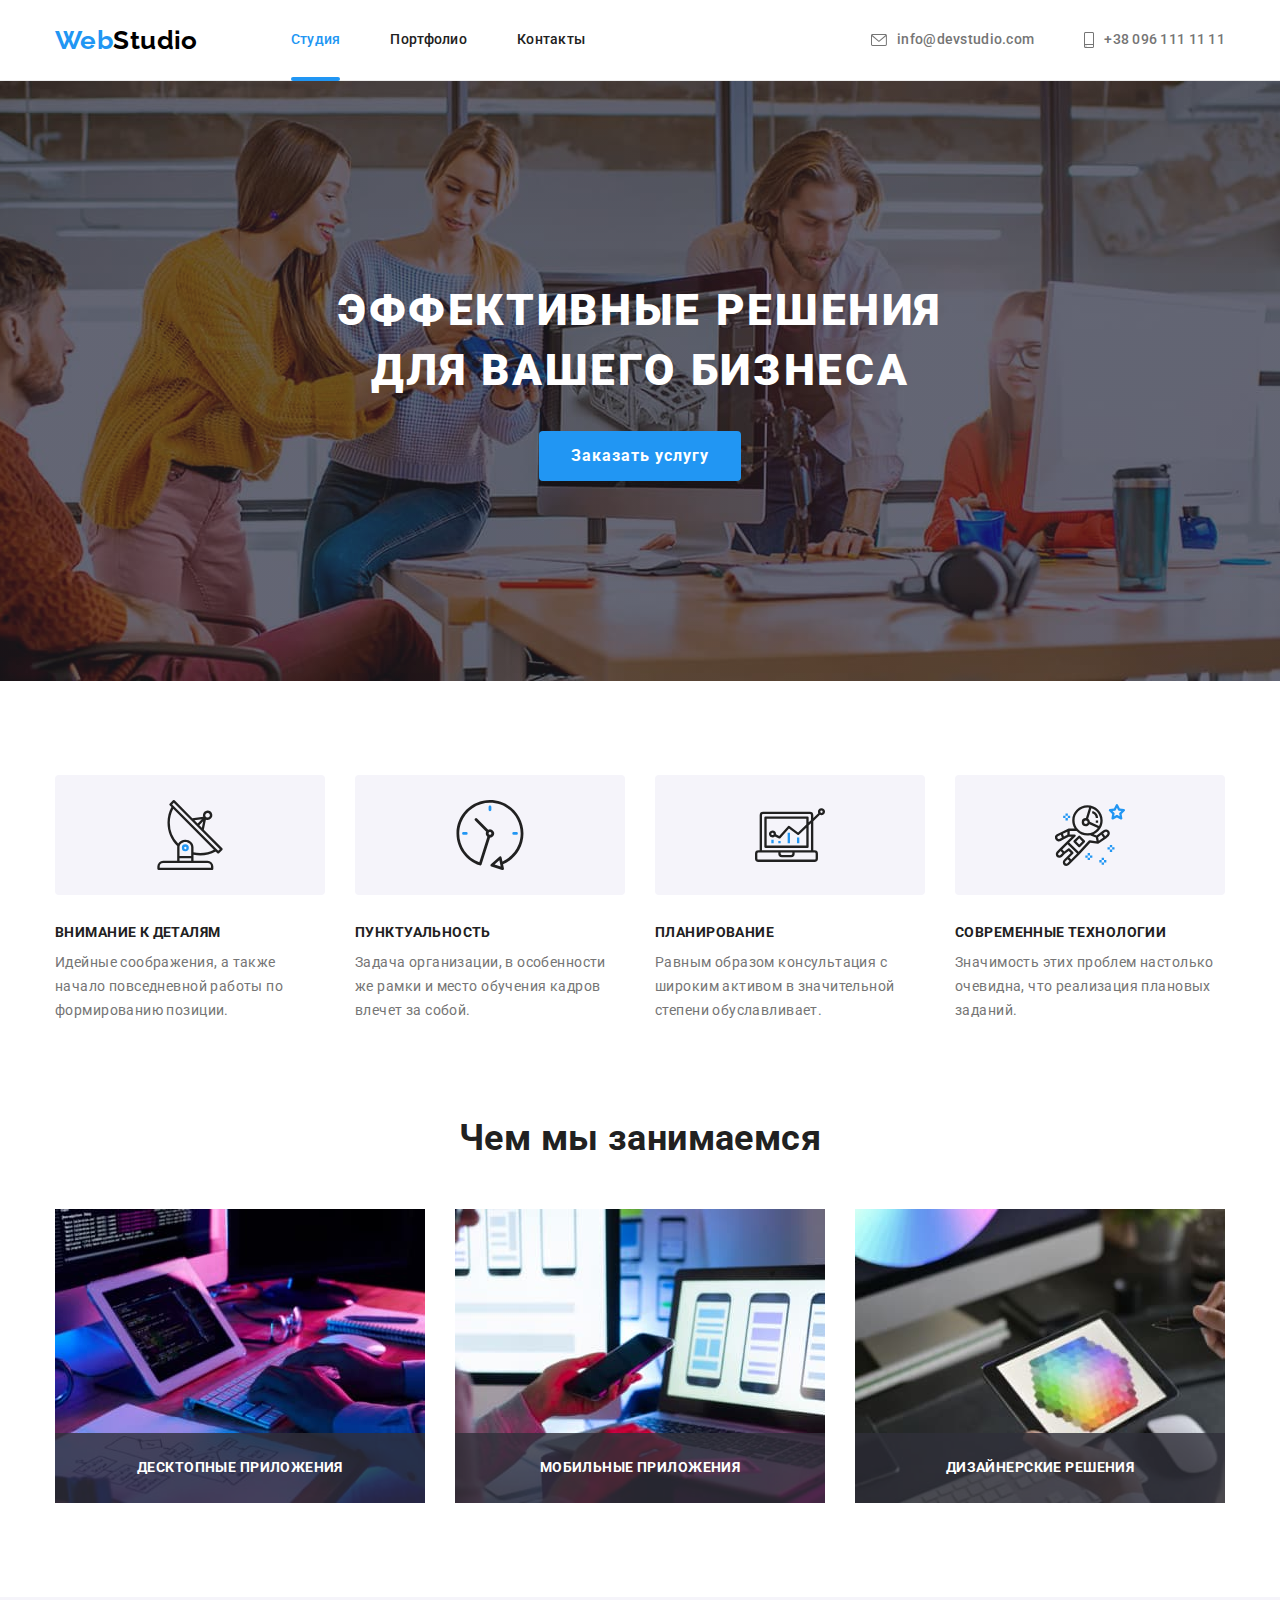
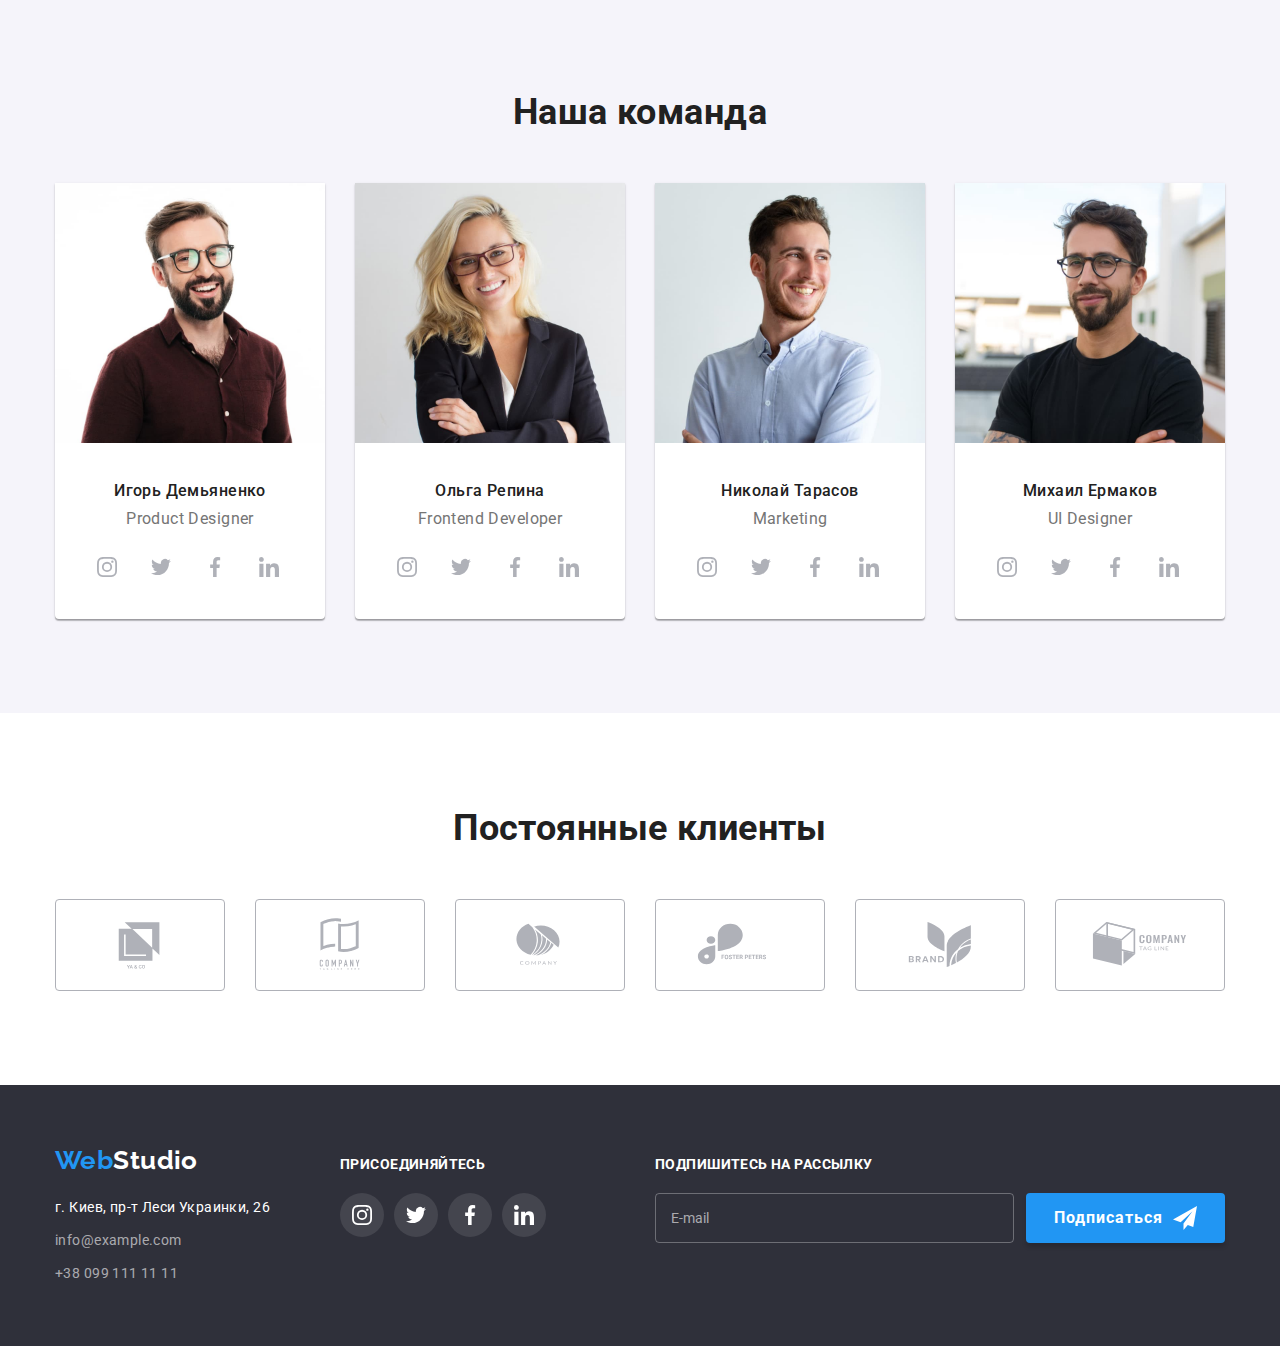
<file: index.html>
<!DOCTYPE html>
<html lang="ru">
  <head>
    <meta charset="UTF-8" />
    <meta http-equiv="X-UA-Compatible" content="IE=edge" />
    <meta name="viewport" content="width=device-width, initial-scale=1.0" />
    <title>Студия - WebStudio</title>
    <link
      rel="stylesheet"
      href="https://cdnjs.cloudflare.com/ajax/libs/modern-normalize/1.0.0/modern-normalize.min.css"
    />
    <link rel="preconnect" href="https://fonts.googleapis.com" />
    <link rel="preconnect" href="https://fonts.gstatic.com" crossorigin />
    <link
      href="https://fonts.googleapis.com/css2?family=Raleway:wght@700&family=Roboto:wght@400;500;700;900&display=swap"
      rel="stylesheet"
    />
    <link rel="stylesheet" href="./css/styles.css" />
  </head>
  <body>
    <!-- Шапка сайта -->
    <header class="head-section">
      <div class="head container">
        <nav class="head-nav-wrap">
          <a class="logo head-logo" href="./index.html"> <span>Web</span>Studio </a>
          <ul class="head-nav">
            <li class="head-nav-item">
              <a class="head-nav-link active" href="./index.html">Студия</a>
            </li>
            <li class="head-nav-item">
              <a class="head-nav-link" href="./portfolio.html">Портфолио</a>
            </li>
            <li class="head-nav-item"><a class="head-nav-link" href="">Контакты</a></li>
          </ul>
        </nav>
        <div class="head-link-wrap">
          <a class="head-link" href="mailto:info@devstudio.com">
            <svg class="head-icon" width="16" height="12">
              <use href="./images/icons.svg#icon-envelope"></use>
            </svg>
            info@devstudio.com</a
          >
          <a class="head-link" href="tel:+380961111111">
            <svg class="head-icon" width="10" height="16">
              <use href="./images/icons.svg#icon-smartphone"></use>
            </svg>
            +38 096 111 11 11</a
          >
        </div>
      </div>
    </header>
    <!-- Основной контент -->
    <main>
      <!-- Секция Герой -->
      <section class="hero">
        <h1 class="hero-title">
          Эффективные решения<br />
          для вашего бизнеса
        </h1>
        <button class="hero-btn" type="button" data-modal-open>Заказать услугу</button>
      </section>
      <!-- Секция Наши особенности -->
      <section class="feature section">
        <div class="container">
          <h2 hidden>Наши особенности</h2>
          <ul class="feature-list">
            <li class="feature-item">
              <div class="feature-box">
                <svg class="feature-icon">
                  <use href="./images/icons.svg#icon-antenna"></use>
                </svg>
              </div>
              <h3 class="feature-subtitle">Внимание к деталям</h3>
              <p class="feature-text">
                Идейные соображения, а также начало повседневной работы по формированию позиции.
              </p>
            </li>
            <li class="feature-item">
              <div class="feature-box">
                <svg class="feature-icon">
                  <use href="./images/icons.svg#icon-clock"></use>
                </svg>
              </div>
              <h3 class="feature-subtitle">Пунктуальность</h3>
              <p class="feature-text">
                Задача организации, в особенности же рамки и место обучения кадров влечет за собой.
              </p>
            </li>
            <li class="feature-item">
              <div class="feature-box">
                <svg class="feature-icon">
                  <use href="./images/icons.svg#icon-diagram"></use>
                </svg>
              </div>
              <h3 class="feature-subtitle">Планирование</h3>
              <p class="feature-text">
                Равным образом консультация с широким активом в значительной степени обуславливает.
              </p>
            </li>
            <li class="feature-item">
              <div class="feature-box">
                <svg class="feature-icon">
                  <use href="./images/icons.svg#icon-astronaut"></use>
                </svg>
              </div>
              <h3 class="feature-subtitle">Современные технологии</h3>
              <p class="feature-text">
                Значимость этих проблем настолько очевидна, что реализация плановых заданий.
              </p>
            </li>
          </ul>
        </div>
      </section>
      <!-- Секция Чем мы занимаемся -->
      <section class="areas section">
        <h2 class="areas-title">Чем мы занимаемся</h2>
        <div class="container">
          <ul class="areas-list">
            <li class="areas-item">
              <img
                class="areas-image"
                src="./images/box-1.jpg"
                alt="Человек печатает на клавиатуре перед планшетом"
                width="370"
                height="294"
              />
              <div class="areas-meta">
                <h3 class="areas-subtitle">Десктопные приложения</h3>
              </div>
            </li>
            <li class="areas-item">
              <img
                class="areas-image"
                src="./images/box-2.jpg"
                alt="Женщина держит телефон в руках напротив ноутбука"
                width="370"
                height="294"
              />
              <div class="areas-meta">
                <h3 class="areas-subtitle">Мобильные приложения</h3>
              </div>
            </li>
            <li class="areas-item">
              <img
                class="areas-image"
                src="./images/box-3.jpg"
                alt="Женщина держит в руках планшет"
                width="370"
                height="294"
              />
              <div class="areas-meta">
                <h3 class="areas-subtitle">Дизайнерские решения</h3>
              </div>
            </li>
          </ul>
        </div>
      </section>
      <!-- Секция Наша команда -->
      <section class="team section">
        <div class="container">
          <h2 class="team-title">Наша команда</h2>
          <ul class="team-list">
            <li class="team-item">
              <img src="./images/team/img-1.jpg" alt="Игорь Демьяненко" width="270" height="260" />
              <div class="team-box">
                <h3>Игорь Демьяненко</h3>
                <p>Product Designer</p>
                <ul class="team-social">
                  <li class="team-social-item">
                    <a href="" class="team-social-link">
                      <svg class="team-icon">
                        <use href="./images/icons.svg#icon-instagram"></use>
                      </svg>
                    </a>
                  </li>
                  <li class="team-social-item">
                    <a href="" class="team-social-link">
                      <svg class="team-icon">
                        <use href="./images/icons.svg#icon-twitter"></use>
                      </svg>
                    </a>
                  </li>
                  <li class="team-social-item">
                    <a href="" class="team-social-link">
                      <svg class="team-icon">
                        <use href="./images/icons.svg#icon-facebook"></use>
                      </svg>
                    </a>
                  </li>
                  <li class="team-social-item">
                    <a href="" class="team-social-link">
                      <svg class="team-icon">
                        <use href="./images/icons.svg#icon-linkedin"></use>
                      </svg>
                    </a>
                  </li>
                </ul>
              </div>
            </li>
            <li class="team-item">
              <img src="./images/team/img-2.jpg" alt="Ольга Репина" width="270" height="260" />
              <div class="team-box">
                <h3>Ольга Репина</h3>
                <p>Frontend Developer</p>
                <ul class="team-social">
                  <li class="team-social-item">
                    <a href="" class="team-social-link">
                      <svg class="team-icon">
                        <use href="./images/icons.svg#icon-instagram"></use>
                      </svg>
                    </a>
                  </li>
                  <li class="team-social-item">
                    <a href="" class="team-social-link">
                      <svg class="team-icon">
                        <use href="./images/icons.svg#icon-twitter"></use>
                      </svg>
                    </a>
                  </li>
                  <li class="team-social-item">
                    <a href="" class="team-social-link">
                      <svg class="team-icon">
                        <use href="./images/icons.svg#icon-facebook"></use>
                      </svg>
                    </a>
                  </li>
                  <li class="team-social-item">
                    <a href="" class="team-social-link">
                      <svg class="team-icon">
                        <use href="./images/icons.svg#icon-linkedin"></use>
                      </svg>
                    </a>
                  </li>
                </ul>
              </div>
            </li>
            <li class="team-item">
              <img src="./images/team/img-3.jpg" alt="Николай Тарасов" width="270" height="260" />
              <div class="team-box">
                <h3>Николай Тарасов</h3>
                <p>Marketing</p>
                <ul class="team-social">
                  <li class="team-social-item">
                    <a href="" class="team-social-link">
                      <svg class="team-icon">
                        <use href="./images/icons.svg#icon-instagram"></use>
                      </svg>
                    </a>
                  </li>
                  <li class="team-social-item">
                    <a href="" class="team-social-link">
                      <svg class="team-icon">
                        <use href="./images/icons.svg#icon-twitter"></use>
                      </svg>
                    </a>
                  </li>
                  <li class="team-social-item">
                    <a href="" class="team-social-link">
                      <svg class="team-icon">
                        <use href="./images/icons.svg#icon-facebook"></use>
                      </svg>
                    </a>
                  </li>
                  <li class="team-social-item">
                    <a href="" class="team-social-link">
                      <svg class="team-icon">
                        <use href="./images/icons.svg#icon-linkedin"></use>
                      </svg>
                    </a>
                  </li>
                </ul>
              </div>
            </li>
            <li class="team-item">
              <img src="./images/team/img-4.jpg" alt="Михаил Ермаков" width="270" height="260" />
              <div class="team-box">
                <h3>Михаил Ермаков</h3>
                <p>UI Designer</p>
                <ul class="team-social">
                  <li class="team-social-item">
                    <a href="" class="team-social-link">
                      <svg class="team-icon">
                        <use href="./images/icons.svg#icon-instagram"></use>
                      </svg>
                    </a>
                  </li>
                  <li class="team-social-item">
                    <a href="" class="team-social-link">
                      <svg class="team-icon">
                        <use href="./images/icons.svg#icon-twitter"></use>
                      </svg>
                    </a>
                  </li>
                  <li class="team-social-item">
                    <a href="" class="team-social-link">
                      <svg class="team-icon">
                        <use href="./images/icons.svg#icon-facebook"></use>
                      </svg>
                    </a>
                  </li>
                  <li class="team-social-item">
                    <a href="" class="team-social-link">
                      <svg class="team-icon">
                        <use href="./images/icons.svg#icon-linkedin"></use>
                      </svg>
                    </a>
                  </li>
                </ul>
              </div>
            </li>
          </ul>
        </div>
      </section>
      <section class="clients section">
        <div class="container">
          <h2 class="clients-title">Постоянные клиенты</h2>
          <ul class="clients-list">
            <li class="clients-item">
              <a href="" class="clients-link">
                <svg class="clients-icon">
                  <use href="./images/icons.svg#icon-client-6"></use>
                </svg>
              </a>
            </li>
            <li class="clients-item">
              <a href="" class="clients-link">
                <svg class="clients-icon">
                  <use href="./images/icons.svg#icon-client-1"></use>
                </svg>
              </a>
            </li>
            <li class="clients-item">
              <a href="" class="clients-link">
                <svg class="clients-icon">
                  <use href="./images/icons.svg#icon-client-2"></use>
                </svg>
              </a>
            </li>
            <li class="clients-item">
              <a href="" class="clients-link">
                <svg class="clients-icon">
                  <use href="./images/icons.svg#icon-client-3"></use>
                </svg>
              </a>
            </li>
            <li class="clients-item">
              <a href="" class="clients-link">
                <svg class="clients-icon">
                  <use href="./images/icons.svg#icon-client-4"></use>
                </svg>
              </a>
            </li>
            <li class="clients-item">
              <a href="" class="clients-link">
                <svg class="clients-icon">
                  <use href="./images/icons.svg#icon-client-5"></use>
                </svg>
              </a>
            </li>
          </ul>
        </div>
      </section>
    </main>
    <!-- Подвал сайта -->
    <footer class="footer">
      <div class="container">
        <div class="footer-wrap">
          <div class="footer-left">
            <div class="footer-box">
              <a class="logo footer-logo" href="./index.html"> <span>Web</span>Studio </a>
              <address>
                <ul class="footer-list">
                  <li class="footer-item">
                    <a
                      class="footer-link link-address"
                      href="https://goo.gl/maps/6g8VdMfjqsQrThPT6"
                      target="_blank"
                      rel="noreferrer noopener"
                    >
                      г. Киев, пр-т Леси Украинки, 26
                    </a>
                  </li>
                  <li class="footer-item">
                    <a class="footer-link" href="mailto:info@example.com">info@example.com</a>
                  </li>
                  <li class="footer-item">
                    <a class="footer-link" href="tel:+380991111111">+38 099 111 11 11</a>
                  </li>
                </ul>
              </address>
            </div>

            <div class="footer-box">
              <span class="footer-subtitle">присоединяйтесь</span>
              <ul class="footer-social">
                <li class="footer-social-item">
                  <a href="" class="footer-social-link">
                    <svg class="footer-icon">
                      <use href="./images/icons.svg#icon-instagram"></use>
                    </svg>
                  </a>
                </li>
                <li class="footer-social-item">
                  <a href="" class="footer-social-link">
                    <svg class="footer-icon">
                      <use href="./images/icons.svg#icon-twitter"></use>
                    </svg>
                  </a>
                </li>
                <li class="footer-social-item">
                  <a href="" class="footer-social-link">
                    <svg class="footer-icon">
                      <use href="./images/icons.svg#icon-facebook"></use>
                    </svg>
                  </a>
                </li>
                <li class="footer-social-item">
                  <a href="" class="footer-social-link">
                    <svg class="footer-icon">
                      <use href="./images/icons.svg#icon-linkedin"></use>
                    </svg>
                  </a>
                </li>
              </ul>
            </div>
          </div>
          <div class="footer-right">
            <span class="footer-subtitle">Подпишитесь на рассылку</span>
            <form class="footer-form">
              <label class="footer-label">
                <input type="email" name="newsletter" placeholder="E-mail" />
              </label>
              <button type="submit">
                <span> Подписаться</span>
                <svg>
                  <use href="./images/icons.svg#icon-send"></use>
                </svg>
              </button>
            </form>
          </div>
        </div>
      </div>
    </footer>
    <div class="backdrop is-hidden" data-modal>
      <div class="modal">
        <button class="modal-close" type="button" data-modal-close>
          <svg>
            <use href="./images/icons.svg#icon-close"></use>
          </svg>
        </button>
        <form class="modal-form" autocomplete="off">
          <p class="modal-title">Оставьте свои данные, мы вам перезвоним</p>
          <div class="form-field">
            <label class="form-label">
              <span class="form-label-name">Имя</span>
              <span class="form-label-box">
                <input type="text" name="user-name" class="form-input" />
                <svg class="form-icon">
                  <use href="./images/icons.svg#icon-person"></use>
                </svg>
              </span>
            </label>
          </div>
          <div class="form-field">
            <label class="form-label">
              <span class="form-label-name">Телефон</span>
              <span class="form-label-box">
                <input type="tel" name="user-phone" class="form-input" />
                <svg class="form-icon">
                  <use href="./images/icons.svg#icon-phone"></use>
                </svg>
              </span>
            </label>
          </div>
          <div class="form-field">
            <label class="form-label">
              <span class="form-label-name">Почта</span>
              <span class="form-label-box">
                <input type="email" name="user-email" class="form-input" />
                <svg class="form-icon">
                  <use href="./images/icons.svg#icon-email"></use>
                </svg>
              </span>
            </label>
          </div>
          <div class="form-field">
            <label class="form-label">
              <span class="form-label-name">Комментарий</span>
              <textarea
                name="user-comment"
                rows="8"
                placeholder="Введите текст"
                class="form-comment"
              ></textarea>
            </label>
          </div>
          <div class="form-field">
            <label class="form-checkbox">
              <input class="checkbox-field" type="checkbox" name="terms" value="" />
              <svg class="checkbox-icon">
                <use href="./images/icons.svg#icon-check"></use>
              </svg>
              <span class="checkbox-terms"
                >Соглашаюсь с рассылкой и принимаю
                <a href="" class="terms-link">Условия договора</a>
              </span>
            </label>
          </div>
          <div class="btn-box">
            <button class="form-btn" type="submit">Отправить</button>
          </div>
        </form>
      </div>
    </div>
    <script src="./js/modal.js"></script>
  </body>
</html>
</file>
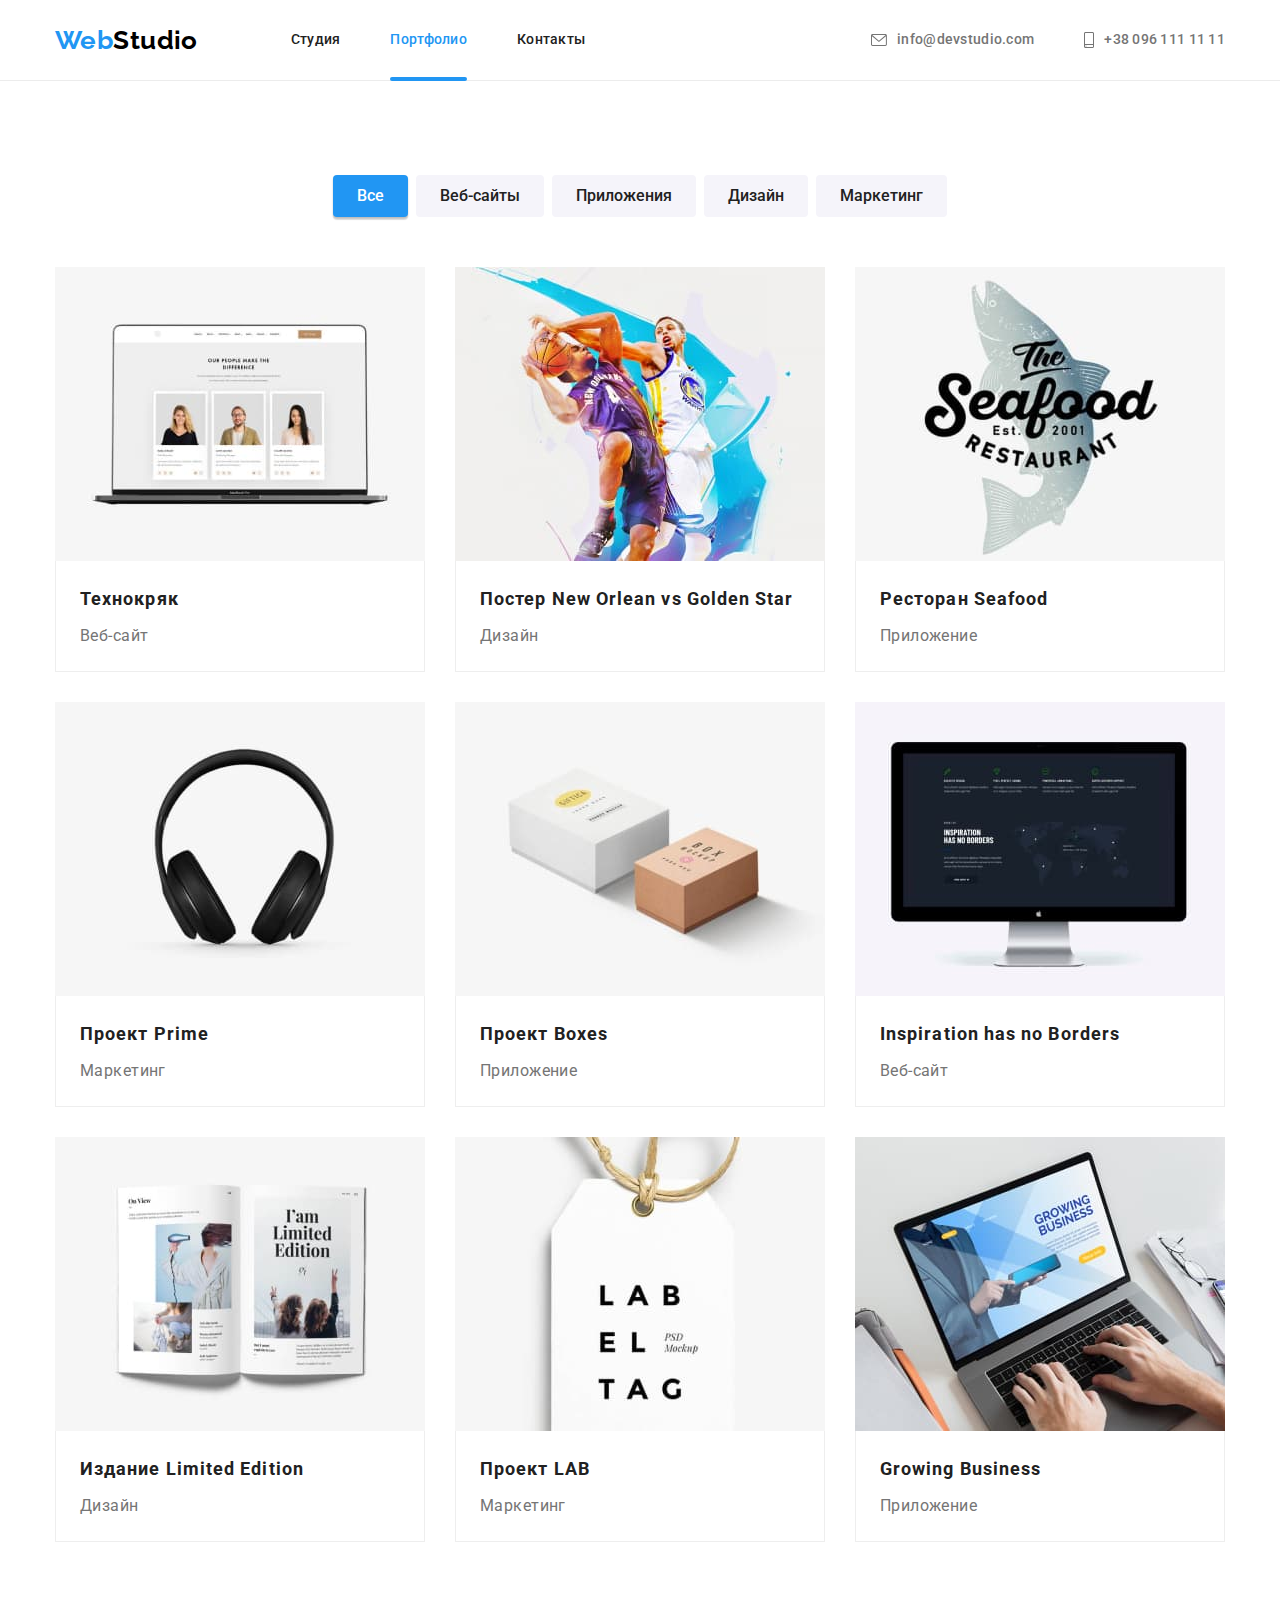
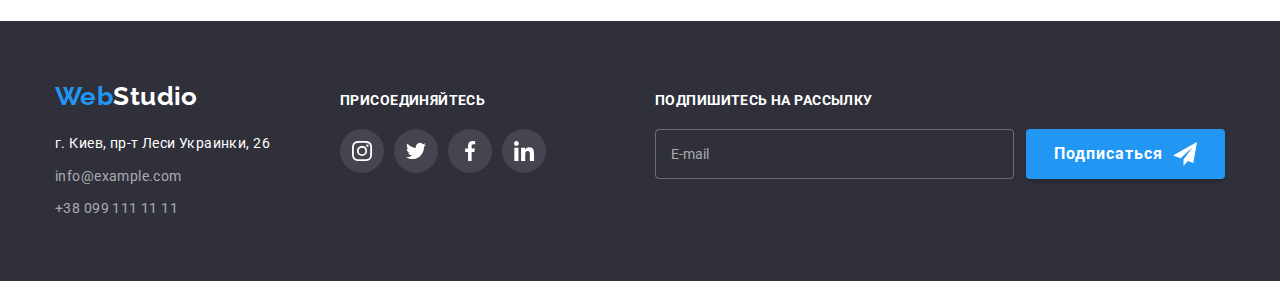
<file: portfolio.html>
<!DOCTYPE html>
<html lang="ru">
  <head>
    <meta charset="UTF-8" />
    <meta http-equiv="X-UA-Compatible" content="IE=edge" />
    <meta name="viewport" content="width=device-width, initial-scale=1.0" />
    <title>Студия - WebStudio</title>
    <link
      rel="stylesheet"
      href="https://cdnjs.cloudflare.com/ajax/libs/modern-normalize/1.0.0/modern-normalize.min.css"
    />
    <link rel="preconnect" href="https://fonts.googleapis.com" />
    <link rel="preconnect" href="https://fonts.gstatic.com" crossorigin />
    <link
      href="https://fonts.googleapis.com/css2?family=Raleway:wght@700&family=Roboto:wght@400;500;700;900&display=swap"
      rel="stylesheet"
    />
    <link rel="stylesheet" href="./css/styles.css" />
  </head>
  <body>
    <!-- Шапка сайта -->
    <header class="head-section">
      <div class="head container">
        <nav class="head-nav-wrap">
          <a class="logo head-logo" href="./index.html"> <span>Web</span>Studio </a>
          <ul class="head-nav">
            <li class="head-nav-item">
              <a class="head-nav-link" href="./index.html">Студия</a>
            </li>
            <li class="head-nav-item">
              <a class="head-nav-link active" href="./portfolio.html">Портфолио</a>
            </li>
            <li class="head-nav-item"><a class="head-nav-link" href="">Контакты</a></li>
          </ul>
        </nav>
        <div class="head-link-wrap">
          <a class="head-link" href="mailto:info@devstudio.com">
            <svg class="head-icon" width="16" height="12">
              <use href="./images/icons.svg#icon-envelope"></use>
            </svg>
            info@devstudio.com</a
          >
          <a class="head-link" href="tel:+380961111111">
            <svg class="head-icon" width="10" height="16">
              <use href="./images/icons.svg#icon-smartphone"></use>
            </svg>
            +38 096 111 11 11</a
          >
        </div>
      </div>
    </header>
    <!-- Основной контент -->
    <main>
      <!-- Наши проекты -->
      <section class="portfolio section">
        <div class="container">
          <h1 hidden>Наши проекты</h1>
          <!-- Список кнопок -->
          <ul class="portfolio-group">
            <li class="portfolio-btn-item">
              <button class="portfolio-btn active" type="button">Все</button>
            </li>
            <li class="portfolio-btn-item">
              <button class="portfolio-btn" type="button">Веб-сайты</button>
            </li>
            <li class="portfolio-btn-item">
              <button class="portfolio-btn" type="button">Приложения</button>
            </li>
            <li class="portfolio-btn-item">
              <button class="portfolio-btn" type="button">Дизайн</button>
            </li>
            <li class="portfolio-btn-item">
              <button class="portfolio-btn" type="button">Маркетинг</button>
            </li>
          </ul>
          <!-- Список работ -->
          <ul class="portfolio-list">
            <li class="portfolio-item">
              <a href="">
                <div class="portfolio-thumb">
                  <img
                    src="./images/portfolio/portfolio-1.jpg"
                    alt="Технокряк"
                    width="370"
                    height="294"
                  />
                  <div class="portfolio-overlay">
                    <div class="portfolio-desc">
                      <p>
                        Ресурс предлагает комплексные предложения с разным уровнем функционала и
                        сервисов. Все это позволит посетителю получить исчерпывающие сведения о
                        компании или частном лице.
                      </p>
                    </div>
                  </div>
                </div>
                <div class="portfolio-box">
                  <h2>Технокряк</h2>
                  <p>Веб-сайт</p>
                </div>
              </a>
            </li>
            <li class="portfolio-item">
              <a href="">
                <div class="portfolio-thumb">
                  <img
                    src="./images/portfolio/portfolio-2.jpg"
                    alt="Постер New Orlean vs Golden Star"
                    width="370"
                    height="294"
                  />
                  <div class="portfolio-overlay">
                    <div class="portfolio-desc">
                      <p>
                        Ресурс предлагает комплексные предложения с разным уровнем функционала и
                        сервисов. Все это позволит посетителю получить исчерпывающие сведения о
                        компании или частном лице.
                      </p>
                    </div>
                  </div>
                </div>
                <div class="portfolio-box">
                  <h2>Постер New Orlean vs Golden Star</h2>
                  <p>Дизайн</p>
                </div>
              </a>
            </li>
            <li class="portfolio-item">
              <a href="">
                <div class="portfolio-thumb">
                  <img
                    src="./images/portfolio/portfolio-3.jpg"
                    alt="Ресторан Seafood"
                    width="370"
                    height="294"
                  />
                  <div class="portfolio-overlay">
                    <div class="portfolio-desc">
                      <p>
                        Ресурс предлагает комплексные предложения с разным уровнем функционала и
                        сервисов. Все это позволит посетителю получить исчерпывающие сведения о
                        компании или частном лице.
                      </p>
                    </div>
                  </div>
                </div>
                <div class="portfolio-box">
                  <h2>Ресторан Seafood</h2>
                  <p>Приложение</p>
                </div>
              </a>
            </li>
            <li class="portfolio-item">
              <a href="">
                <div class="portfolio-thumb">
                  <img
                    src="./images/portfolio/portfolio-4.jpg"
                    alt="Проект Prime"
                    width="370"
                    height="294"
                  />
                  <div class="portfolio-overlay">
                    <div class="portfolio-desc">
                      <p>
                        Ресурс предлагает комплексные предложения с разным уровнем функционала и
                        сервисов. Все это позволит посетителю получить исчерпывающие сведения о
                        компании или частном лице.
                      </p>
                    </div>
                  </div>
                </div>
                <div class="portfolio-box">
                  <h2>Проект Prime</h2>
                  <p>Маркетинг</p>
                </div>
              </a>
            </li>
            <li class="portfolio-item">
              <a href="">
                <div class="portfolio-thumb">
                  <img
                    src="./images/portfolio/portfolio-5.jpg"
                    alt="Проект Boxes"
                    width="370"
                    height="294"
                  />
                  <div class="portfolio-overlay">
                    <div class="portfolio-desc">
                      <p>
                        Ресурс предлагает комплексные предложения с разным уровнем функционала и
                        сервисов. Все это позволит посетителю получить исчерпывающие сведения о
                        компании или частном лице.
                      </p>
                    </div>
                  </div>
                </div>
                <div class="portfolio-box">
                  <h2>Проект Boxes</h2>
                  <p>Приложение</p>
                </div>
              </a>
            </li>
            <li class="portfolio-item">
              <a href="">
                <div class="portfolio-thumb">
                  <img
                    src="./images/portfolio/portfolio-6.jpg"
                    alt="Inspiration has no Borders"
                    width="370"
                    height="294"
                  />
                  <div class="portfolio-overlay">
                    <div class="portfolio-desc">
                      <p>
                        Ресурс предлагает комплексные предложения с разным уровнем функционала и
                        сервисов. Все это позволит посетителю получить исчерпывающие сведения о
                        компании или частном лице.
                      </p>
                    </div>
                  </div>
                </div>
                <div class="portfolio-box">
                  <h2>Inspiration has no Borders</h2>
                  <p>Веб-сайт</p>
                </div>
              </a>
            </li>
            <li class="portfolio-item">
              <a href="">
                <div class="portfolio-thumb">
                  <img
                    src="./images/portfolio/portfolio-7.jpg"
                    alt="Издание Limited Edition"
                    width="370"
                    height="294"
                  />
                  <div class="portfolio-overlay">
                    <div class="portfolio-desc">
                      <p>
                        Ресурс предлагает комплексные предложения с разным уровнем функционала и
                        сервисов. Все это позволит посетителю получить исчерпывающие сведения о
                        компании или частном лице.
                      </p>
                    </div>
                  </div>
                </div>
                <div class="portfolio-box">
                  <h2>Издание Limited Edition</h2>
                  <p>Дизайн</p>
                </div>
              </a>
            </li>
            <li class="portfolio-item">
              <a href="">
                <div class="portfolio-thumb">
                  <img
                    src="./images/portfolio/portfolio-8.jpg"
                    alt="Проект LAB"
                    width="370"
                    height="294"
                  />
                  <div class="portfolio-overlay">
                    <div class="portfolio-desc">
                      <p>
                        Ресурс предлагает комплексные предложения с разным уровнем функционала и
                        сервисов. Все это позволит посетителю получить исчерпывающие сведения о
                        компании или частном лице.
                      </p>
                    </div>
                  </div>
                </div>
                <div class="portfolio-box">
                  <h2>Проект LAB</h2>
                  <p>Маркетинг</p>
                </div>
              </a>
            </li>
            <li class="portfolio-item">
              <a href="">
                <div class="portfolio-thumb">
                  <img
                    src="./images/portfolio/portfolio-9.jpg"
                    alt="Growing Business"
                    width="370"
                    height="294"
                  />
                  <div class="portfolio-overlay">
                    <div class="portfolio-desc">
                      <p>
                        Ресурс предлагает комплексные предложения с разным уровнем функционала и
                        сервисов. Все это позволит посетителю получить исчерпывающие сведения о
                        компании или частном лице.
                      </p>
                    </div>
                  </div>
                </div>
                <div class="portfolio-box">
                  <h2>Growing Business</h2>
                  <p>Приложение</p>
                </div>
              </a>
            </li>
          </ul>
        </div>
      </section>
    </main>
    <!-- Подвал сайта -->
    <footer class="footer">
      <div class="container">
        <div class="footer-wrap">
          <div class="footer-left">
            <div class="footer-box">
              <a class="logo footer-logo" href="./index.html"> <span>Web</span>Studio </a>
              <address>
                <ul class="footer-list">
                  <li class="footer-item">
                    <a
                      class="footer-link link-address"
                      href="https://goo.gl/maps/6g8VdMfjqsQrThPT6"
                      target="_blank"
                      rel="noreferrer noopener"
                    >
                      г. Киев, пр-т Леси Украинки, 26
                    </a>
                  </li>
                  <li class="footer-item">
                    <a class="footer-link" href="mailto:info@example.com">info@example.com</a>
                  </li>
                  <li class="footer-item">
                    <a class="footer-link" href="tel:+380991111111">+38 099 111 11 11</a>
                  </li>
                </ul>
              </address>
            </div>

            <div class="footer-box">
              <span class="footer-subtitle">присоединяйтесь</span>
              <ul class="footer-social">
                <li class="footer-social-item">
                  <a href="" class="footer-social-link">
                    <svg class="footer-icon">
                      <use href="./images/icons.svg#icon-instagram"></use>
                    </svg>
                  </a>
                </li>
                <li class="footer-social-item">
                  <a href="" class="footer-social-link">
                    <svg class="footer-icon">
                      <use href="./images/icons.svg#icon-twitter"></use>
                    </svg>
                  </a>
                </li>
                <li class="footer-social-item">
                  <a href="" class="footer-social-link">
                    <svg class="footer-icon">
                      <use href="./images/icons.svg#icon-facebook"></use>
                    </svg>
                  </a>
                </li>
                <li class="footer-social-item">
                  <a href="" class="footer-social-link">
                    <svg class="footer-icon">
                      <use href="./images/icons.svg#icon-linkedin"></use>
                    </svg>
                  </a>
                </li>
              </ul>
            </div>
          </div>
          <div class="footer-right">
            <span class="footer-subtitle">Подпишитесь на рассылку</span>
            <form class="footer-form">
              <label class="footer-label">
                <input type="email" name="newsletter" placeholder="E-mail" />
              </label>
              <button type="submit">
                <span> Подписаться</span>
                <svg>
                  <use href="./images/icons.svg#icon-send"></use>
                </svg>
              </button>
            </form>
          </div>
        </div>
      </div>
    </footer>
  </body>
</html>
</file>
<file: css/styles.css>
/* general */
:root {
  --primary-color-text: #757575;
  --secondary-color-text: #212121;
  --accent-color: #2196f3;
  --primary-color-white: #ffffff;
  --additional-color-text: rgba(255, 255, 255, 0.6);
  --logo-color: #000000;
  --primary-color-bg: #f5f4fa;
  --accent-color-hover: #188ce8;
  --dark-color-bg: #2f303a;
  --light-color-bg: #c4c4c4;
  --first-border-color: #ececec;
  --second-border-color: #eeeeee;
  --team-icon-color: #afb1b8;
  --clients-icon-color: #afb1b8;
  --footer-social-color: rgba(255, 255, 255, 0.1);
  --footer-form-bg: rgba(255, 255, 255, 0.3);
  --areas-color-bg: rgba(47, 48, 58, 0.8);
  --backdrop-bg: rgba(0, 0, 0, 0.2);
  --backdrop-border-close: rgba(0, 0, 0, 0.1);
  --overlay-bg-hover: rgba(33, 150, 243, 0.9);
  --main-form-border: rgba(33, 33, 33, 0.2);
  --form-placeholder-color:rgba(117, 117, 117, 0.5);
}
body {
  font-family: 'Roboto', sans-serif;
  font-weight: 400;
  font-size: 14px;
  line-height: 1.71;
  letter-spacing: 0.03em;

  color: var(--primary-color-text);
  background-color: var(--primary-color-white);
}
.visually-hidden {
  position: absolute;
  width: 1px;
  height: 1px;
  margin: -1px;
  border: 0;
  padding: 0;
  clip: rect(0 0 0 0);
  overflow: hidden;
}

ul {
  list-style: none;
  padding: 0;
}
h1,
h2,
h3,
h4,
h5,
h6,
p,
ul {
  margin-top: 0;
  margin-bottom: 0;
}

.container {
  width: 1200px;
  padding-left: 15px;
  padding-right: 15px;
  margin-left: auto;
  margin-right: auto;
}

.section {
  padding-top: 94px;
  padding-bottom: 94px;
}
/* logo */
.logo {
  font-family: Raleway;
  font-weight: 700;
  font-size: 26px;
  line-height: 1.19;
  text-decoration: none;
}
.logo span {
  color: var(--accent-color);
}

/* header */
.head-section {
  border-bottom: 1px solid var(--first-border-color);
}
.head {
  display: flex;
  align-items: center;
}
.head-logo {
  color: var(--logo-color);
}
.head-nav-wrap {
  display: flex;
  align-items: center;
}
.head-nav {
  display: flex;
  margin-left: 93px;
}
.head-nav .head-nav-item + .head-nav-item {
  margin-left: 50px;
}
.head-nav-link {
  display: block;
  padding-top: 32px;
  padding-bottom: 32px;
  font-weight: 500;
  line-height: 1.14;
  letter-spacing: 0.02em;
  text-decoration: none;
  color: var(--secondary-color-text);

  transition: color 250ms cubic-bezier(0.4, 0, 0.2, 1);
}
.head-nav-link.active {
  position: relative;
  color: var(--accent-color);
}
.head-nav-link.active::after {
  content: '';
  position: absolute;
  bottom: -1px;
  left: 0;
  height: 4px;
  width: 100%;
  background-color: var(--accent-color);
  border-radius: 2px;
}
.head-nav-link:hover,
.head-nav-link:focus {
  color: var(--accent-color);
}
.head-link-wrap {
  display: flex;
  margin-left: auto;
}
.head-link {
  display: flex;
  align-items: center;
  padding-top: 32px;
  padding-bottom: 32px;
  font-weight: 500;
  line-height: 1.14;
  letter-spacing: 0.02em;
  text-decoration: none;
  color: var(--primary-color-text);

  transition: color 250ms cubic-bezier(0.4, 0, 0.2, 1);
}
.head-link + .head-link {
  margin-left: 50px;
}
.head-link:hover,
.head-link:focus {
  color: var(--accent-color);
}
.head-icon {
  margin-right: 10px;
  fill: currentColor;

  transition: fill 250ms cubic-bezier(0.4, 0, 0.2, 1);
}
.head-link:hover .head-icon,
.head-link:focus .head-icon {
  fill: var(--accent-color);
}
/* footer */
.footer {
  padding-top: 60px;
  padding-bottom: 60px;
  background-color: var(--dark-color-bg);
}
.footer-wrap {
  display: flex;
  justify-content: space-between;
  align-items: baseline;
}
.footer-left, .footer-right{
  display: flex;
  align-items: baseline;
}
.footer-right{
  width: calc(50% - 15px);
  flex-direction: column;
}
.footer-box + .footer-box {
  margin-left: 70px;
}
.footer-subtitle {
  display: block;
  margin-bottom: 20px;

  text-transform: uppercase;
  font-weight: 700;
  line-height: 1.14;

  color: var(--primary-color-white);
}
.footer .logo {
  margin-bottom: 20px;
  display: block;
  color: var(--primary-color-white);
}
.footer-item {
  margin-bottom: 9px;
}
.footer-list .footer-item:last-child {
  margin-bottom: 0px;
}
.footer-item .footer-link {
  margin-bottom: 9px;
  font-style: normal;
  text-decoration: none;
  color: var(--additional-color-text);

  transition: color 250ms cubic-bezier(0.4, 0, 0.2, 1);
}

.footer-item .footer-link:hover:not(.link-address),
.footer-item .footer-link:focus:not(.link-address) {
  color: var(--accent-color);
}

.footer-link.link-address {
  color: var(--primary-color-white);
}
.footer-social {
  display: flex;
}
.footer-social-item:not(:last-child) {
  margin-right: 10px;
}
.footer-social-link {
  width: 44px;
  height: 44px;
  display: flex;
  align-items: center;
  justify-content: center;

  border-radius: 100%;
  background: var(--footer-social-color);

  transition: background-color 250ms cubic-bezier(0.4, 0, 0.2, 1);
}
.footer-social-link:hover,
.footer-social-link:focus {
  background-color: var(--accent-color);
}
.footer-icon {
  height: 20px;
  width: 20px;
  fill: var(--primary-color-white);
}
.footer-form{
  display: flex;
  width: 100%;
}
.footer-label{
  width: calc(100% - 210px);
}
.footer-label input{
  padding: 15px; 

  height: 50px;
  width: 100%;

  font: inherit;
  background-color: transparent;
  border: 1px solid var(--footer-form-bg);
  border-radius: 4px;
  color: var(--primary-color-white);
  transition: border 250ms cubic-bezier(0.4, 0, 0.2, 1);
}
.footer-label input::placeholder{
  font-size: 16px;
  font: inherit;
  line-height: 1.25;
  color: var(--additional-color-text);
}
.footer-label input:focus-within{
  border-color: var(--primary-color-white);
  outline: none;
}
.footer-form button{
  display: flex;
  align-items: center;

  padding: 10px 28px;
  margin-left: 12px;

  background-color: var(--accent-color);
  box-shadow: 0px 4px 4px rgba(0, 0, 0, 0.15);
  border: none;
  border-radius: 4px;
  cursor: pointer;

  transition: background-color 250ms cubic-bezier(0.4, 0, 0.2, 1);
}
.footer-form button:hover,.footer-form button:focus{
 background-color: var(--accent-color-hover);
}

.footer-form button span{
  font-weight: 700;
  font-size: 16px;
  line-height: 1.88;
  letter-spacing: 0.06em;
  
  color: var(--primary-color-white);
}
.footer-form svg{
  width: 24px;
  height: 24px;
  margin-left: 10px;
  fill: var(--primary-color-white);
}

/* page studio */
/* hero */
.hero {
  height: 600px;
  max-width: 1600px;
  margin-left: auto;
  margin-right: auto;
  padding: 200px 0;
  background-image: linear-gradient(to right, rgba(47, 48, 58, 0.4), rgba(47, 48, 58, 0.4)),
    url(../images/bg-hero.jpg);
  background-position: center;
  background-size: cover;
  background-repeat: no-repeat;
  background-color: var(--light-color-bg);
  text-align: center;
}
.hero-title {
  margin-bottom: 30px;
  font-weight: 900;
  font-size: 44px;
  line-height: 1.36;
  text-align: center;
  letter-spacing: 0.06em;
  text-transform: uppercase;
  color: var(--primary-color-white);
}
.hero-btn {
  padding: 10px 32px;
  font-family: 'Roboto', sans-serif;
  font-weight: 700;
  font-size: 16px;
  line-height: 1.87;
  letter-spacing: 0.06em;
  color: var(--primary-color-white);
  background-color: var(--accent-color);
  border: transparent;
  border-radius: 4px;
  cursor: pointer;

  transition: background-color 250ms cubic-bezier(0.4, 0, 0.2, 1);
}
.hero-btn:hover,
.hero-btn:focus {
  background-color: var(--accent-color-hover);
}

/* feature */
.feature-list {
  display: flex;
}
.feature-item {
  width: calc((100% - 90px) / 4);
}
.feature-item:not(:last-child) {
  margin-right: 30px;
}
.feature-subtitle {
  margin-bottom: 10px;
  font-weight: 700;
  font-size: 14px;
  line-height: 1.14;
  text-transform: uppercase;
  color: var(--secondary-color-text);
}
.feature-box {
  min-height: 120px;
  display: flex;
  align-items: center;
  justify-content: center;
  margin-bottom: 30px;
  background-color: var(--primary-color-bg);
  border-radius: 4px;
}
.feature-icon {
  height: 70px;
  width: 70px;
}
/* areas*/
.areas {
  padding-top: 0;
}
.areas-title,
.team-title,
.clients-title {
  margin-bottom: 50px;
  font-weight: 700;
  font-size: 36px;
  line-height: 1.17;
  text-align: center;
  color: var(--secondary-color-text);
}
.areas-list {
  display: flex;
}
.areas-item {
  position: relative;
}
.areas-list .areas-item + .areas-item {
  margin-left: 30px;
}
.areas-image {
  display: block;
}
.areas-meta {
  position: absolute;
  bottom: 0;
  left: 0;
  right: 0;
  min-height: 70px;
  display: flex;
  align-items: center;
  justify-content: center;
  background-color: var(--areas-color-bg);
}
.areas-subtitle {
  font-weight: 700;
  font-size: 14px;
  line-height: 1.14;
  text-transform: uppercase;

  color: var(--primary-color-white);
}
/* team */
.team {
  background-color: var(--primary-color-bg);
}
.team-list {
  display: flex;
}

.team-item {
  width: calc((100% - 90px) / 4);
  background-color: var(--primary-color-white);
  border-bottom-left-radius: 4px;
  border-bottom-right-radius: 4px;
  box-shadow: 0px 1px 3px rgba(0, 0, 0, 0.12), 0px 1px 1px rgba(0, 0, 0, 0.14),
    0px 2px 1px rgba(0, 0, 0, 0.2);
}
.team-list .team-item + .team-item {
  margin-left: 30px;
}
.team-box {
  padding: 30px;
}
.team-item h3 {
  margin-bottom: 10px;
  font-weight: 500;
  font-size: 16px;
  line-height: 1.19;
  text-align: center;
  color: var(--secondary-color-text);
}
.team-item p {
  font-size: 16px;
  line-height: 1.18;
  text-align: center;
  margin-bottom: 16px;
}
.team-social {
  display: flex;
}
.team-social-item {
  margin-right: 10px;
}
.team-social-item:last-child {
  margin-right: 0;
}
.team-social-link {
  height: 44px;
  width: 44px;
  display: flex;
  align-items: center;
  justify-content: center;
  background-color: transparent;
  border-radius: 100%;

  transition: background-color 250ms cubic-bezier(0.4, 0, 0.2, 1);
}
.team-social-link:hover,
.team-social-link:focus {
  background-color: var(--accent-color);
}

.team-icon {
  width: 20px;
  height: 20px;
  fill: var(--team-icon-color);

  transition: fill 250ms cubic-bezier(0.4, 0, 0.2, 1);
}
.team-social-link:hover .team-icon,
.team-social-link:focus .team-icon {
  fill: var(--primary-color-white);
}

/* clients */
.clients-list {
  display: flex;
}
.clients-item {
  width: calc((100% - 150px) / 6);
}
.clients-item:not(:last-child) {
  margin-right: 30px;
}
.clients-link {
  min-height: 92px;
  display: flex;
  align-items: center;
  justify-content: center;
  border-radius: 4px;
  border: 1px solid var(--clients-icon-color);
  color: var(--clients-icon-color);

  transition: border-color 250ms cubic-bezier(0.4, 0, 0.2, 1);
}
.clients-link:hover,
.clients-link:focus {
  border-color: var(--accent-color);
}
.clients-icon {
  width: 106px;
  height: 60px;
  fill: var(--clients-icon-color);

  transition: fill 250ms cubic-bezier(0.4, 0, 0.2, 1);
}
.clients-link:hover .clients-icon,
.clients-link:focus .clients-icon {
  fill: var(--accent-color);
}

/* portfolio */
.portfolio-group {
  display: flex;
  justify-content: center;
  margin-bottom: 50px;
}
.portfolio-btn-item:not(:last-child) {
  margin-right: 8px;
}
.portfolio-btn {
  padding: 6px 22px;
  border-color: transparent;

  border-radius: 4px;
  font-family: Roboto;
  font-weight: 500;
  font-size: 16px;
  line-height: 1.62;
  text-align: center;
  color: var(--secondary-color-text);
  background-color: var(--primary-color-bg);
  cursor: pointer;

  transition: background-color 250ms cubic-bezier(0.4, 0, 0.2, 1),
    color 250ms cubic-bezier(0.4, 0, 0.2, 1), box-shadow 250ms cubic-bezier(0.4, 0, 0.2, 1);
}
.portfolio-btn:hover,
.portfolio-btn:focus,
.portfolio-btn.active {
  color: var(--primary-color-white);
  background-color: var(--accent-color);
  box-shadow: 0px 3px 1px rgba(0, 0, 0, 0.1), 0px 1px 2px rgba(0, 0, 0, 0.08),
    0px 2px 2px rgba(0, 0, 0, 0.12);
}
.portfolio-list {
  display: flex;
  flex-wrap: wrap;
  margin: -15px;
}
.portfolio-item {
  width: calc((100% - 90px) / 3);
  margin: 15px;

  transition: box-shadow 250ms cubic-bezier(0.4, 0, 0.2, 1);
}
.portfolio-item:hover,
.portfolio-item:focus {
  box-shadow: 0px 1px 1px rgba(0, 0, 0, 0.12), 0px 4px 4px rgba(0, 0, 0, 0.06),
    1px 4px 6px rgba(0, 0, 0, 0.16);
}
.portfolio-item:nth-last-child(-n + 3) {
  margin-bottom: 0;
}
.portfolio-list a {
  text-decoration: none;
}
.portfolio-list img {
  display: block;
}
.portfolio-thumb {
  position: relative;
  overflow: hidden;
}
.portfolio-overlay {
  position: absolute;
  top: 0;
  left: 0;
  width: 100%;
  height: 100%;
  background-color: var(--overlay-bg-hover);
  opacity: 0;

  transform: translateY(100%);
  transition: transform 250ms cubic-bezier(0.4, 0, 0.2, 1),
    opacity 250ms cubic-bezier(0.4, 0, 0.2, 1);
}
.portfolio-list a:hover .portfolio-overlay {
  opacity: 1;
  transform: translateY(0);
}
.portfolio-desc {
  position: absolute;
  top: 50%;
  padding-left: 24px;
  padding-right: 24px;
  transform: translateY(-50%);
}
.portfolio-desc p {
  font-size: 18px;
  line-height: 1.56;
  color: var(--primary-color-white);
}

.portfolio-box {
  padding: 20px 24px;
  border-left: 1px solid var(--second-border-color);
  border-right: 1px solid var(--second-border-color);
  border-bottom: 1px solid var(--second-border-color);
}
.portfolio-box h2 {
  margin-bottom: 4px;
  font-weight: 700;
  font-size: 18px;
  line-height: 2;
  letter-spacing: 0.06em;
  color: var(--secondary-color-text);
}
.portfolio-box p {
  font-family: Roboto;
  font-size: 16px;
  line-height: 1.87;
  color: var(--primary-color-text);
}
/* backdrop */
.backdrop {
  position: fixed;
  top: 0;
  left: 0;
  width: 100%;
  height: 100%;
  background-color: var(--backdrop-bg);
  opacity: 1;
  transition: opacity 250ms cubic-bezier(0.4, 0, 0.2, 1);
}
.backdrop.is-hidden {
  opacity: 0;
  pointer-events: none;
}
.backdrop.is-hidden .modal {
  transform: translate(-50%, -50%) scale(1.1);
}
.modal {
  position: absolute;
  top: 50%;
  left: 50%;

  min-width: 528px;
  min-height: 581px;

  padding: 40px;

  background-color: var(--primary-color-white);
  box-shadow: 0px 1px 3px rgba(0, 0, 0, 0.12), 0px 1px 1px rgba(0, 0, 0, 0.14),
    0px 2px 1px rgba(0, 0, 0, 0.2);
  border-radius: 4px;

  transform: translate(-50%, -50%) scale(1);
  transition: transform 250ms cubic-bezier(0.4, 0, 0.2, 1);
}

.modal-close {
  position: absolute;
  top: 8px;
  right: 8px;

  display: flex;
  align-items: center;
  justify-content: center;
  width: 30px;
  height: 30px;

  background-color: transparent;
  border: 1px solid var(--backdrop-border-close);
  border-radius: 100%;

  cursor: pointer;
}
.modal-close svg {
  width: 10px;
  height: 10px;
  transition: fill 250ms cubic-bezier(0.4, 0, 0.2, 1);
}
.modal-close:hover svg, .modal-close:focus svg{
  fill: var(--accent-color);
}

.modal-title{
  font-weight: 700;
  font-size: 20px;
  line-height: 1.15;
  text-align: center; 
  color: var(--secondary-color-text);
  margin-bottom: 12px;
}
.form-field{
  margin-bottom: 10px;
}
.form-field:nth-last-child(-n + 2){
  margin-bottom: 20px;
}
.form-label{
  display: flex;
  flex-direction: column;
}
.form-label .form-label-name{
  margin-bottom: 4px;

  font-size: 12px;
  line-height: 1.17;
  letter-spacing: 0.01em;
  color: var(--primary-color-text);
}
.form-label-box{
  position: relative;
}
.form-input{
  width: 100%;
  height: 40px;

  padding: 12px 12px 12px 38px;

  font: inherit;

  border: 1px solid rgba(33, 33, 33, 0.2);
  border-radius: 4px;

  transition: border-color 250ms cubic-bezier(0.4, 0, 0.2, 1);
}
.form-icon {
  position: absolute;
  left: 12px;
  top: 50%;

  height: 18px;
  width: 18px;

  fill: #212121;
  
  transform: translateY(-50%);
  transition: fill 250ms cubic-bezier(0.4, 0, 0.2, 1);
}

.form-input:focus + .form-icon{
  fill:var(--accent-color);
}
.form-comment {
  width: 100%;

  padding: 12px 16px;

  border: 1px solid var(--main-form-border);
  border-radius: 4px;

  resize: none;

  transition: border-color 250ms cubic-bezier(0.4, 0, 0.2, 1);
}

.form-comment::placeholder{
line-height: 1.14;
letter-spacing: 0.01em;
font: inherit;

color: var(--form-placeholder-color);
}
.form-input:focus, .form-comment:focus {
  border: 1px solid var(--accent-color);
  outline: none;
}
.form-checkbox{
  display: flex;
  align-items: center;
  justify-content: center;
}
.checkbox-field{
  position: absolute;
  width: 1px;
  height: 1px;
  margin: -1px;
  border: 0;
  padding: 0;
  clip: rect(0 0 0 0);
  overflow: hidden;
}


.checkbox-icon{
  display: inline-block;
  margin-right: 9px;
  
  width: 16px;
  height: 16px;

  border: 2px solid var(--secondary-color-text);
  border-radius: 2px;

  cursor: pointer;

  transition: background-color 250ms cubic-bezier(0.4, 0, 0.2, 1);
}
.checkbox-field:checked + .checkbox-icon{
  background-origin: border-box;
  background-size: contain;
  background-color: var(--accent-color);
  border-color: transparent;
}
.checkbox-field:focus-visible +.checkbox-icon {
  border-color: var(--accent-color);
}
.terms-link{
  position: relative;
  text-decoration-line: none;
  
  color: var(--accent-color);
}
.terms-link:after {
  content:'';
  position: absolute;
  bottom: 1px;
  left: 0;

  height: 1px;
  width: 100%;
  
  background-color: var(--accent-color);
}
.btn-box{
  display: flex;
  justify-content: center;
}
.form-btn{
  padding: 10px 55px;
  
  font-weight: 700;
  font-size: 16px;
  line-height: 1.88;
  letter-spacing: 0.06em;
  text-align: center;
  color: var(--primary-color-white);
  border: none;
  border-radius: 4px;
  background-color: var(--accent-color);
  box-shadow: 0px 4px 4px rgba(0, 0, 0, 0.15);
  cursor: pointer;
  
  transition: background-color 250ms cubic-bezier(0.4, 0, 0.2, 1);
}
.form-btn:hover,.form-btn:focus{
  background-color: var(--accent-color-hover);
}
</file>
